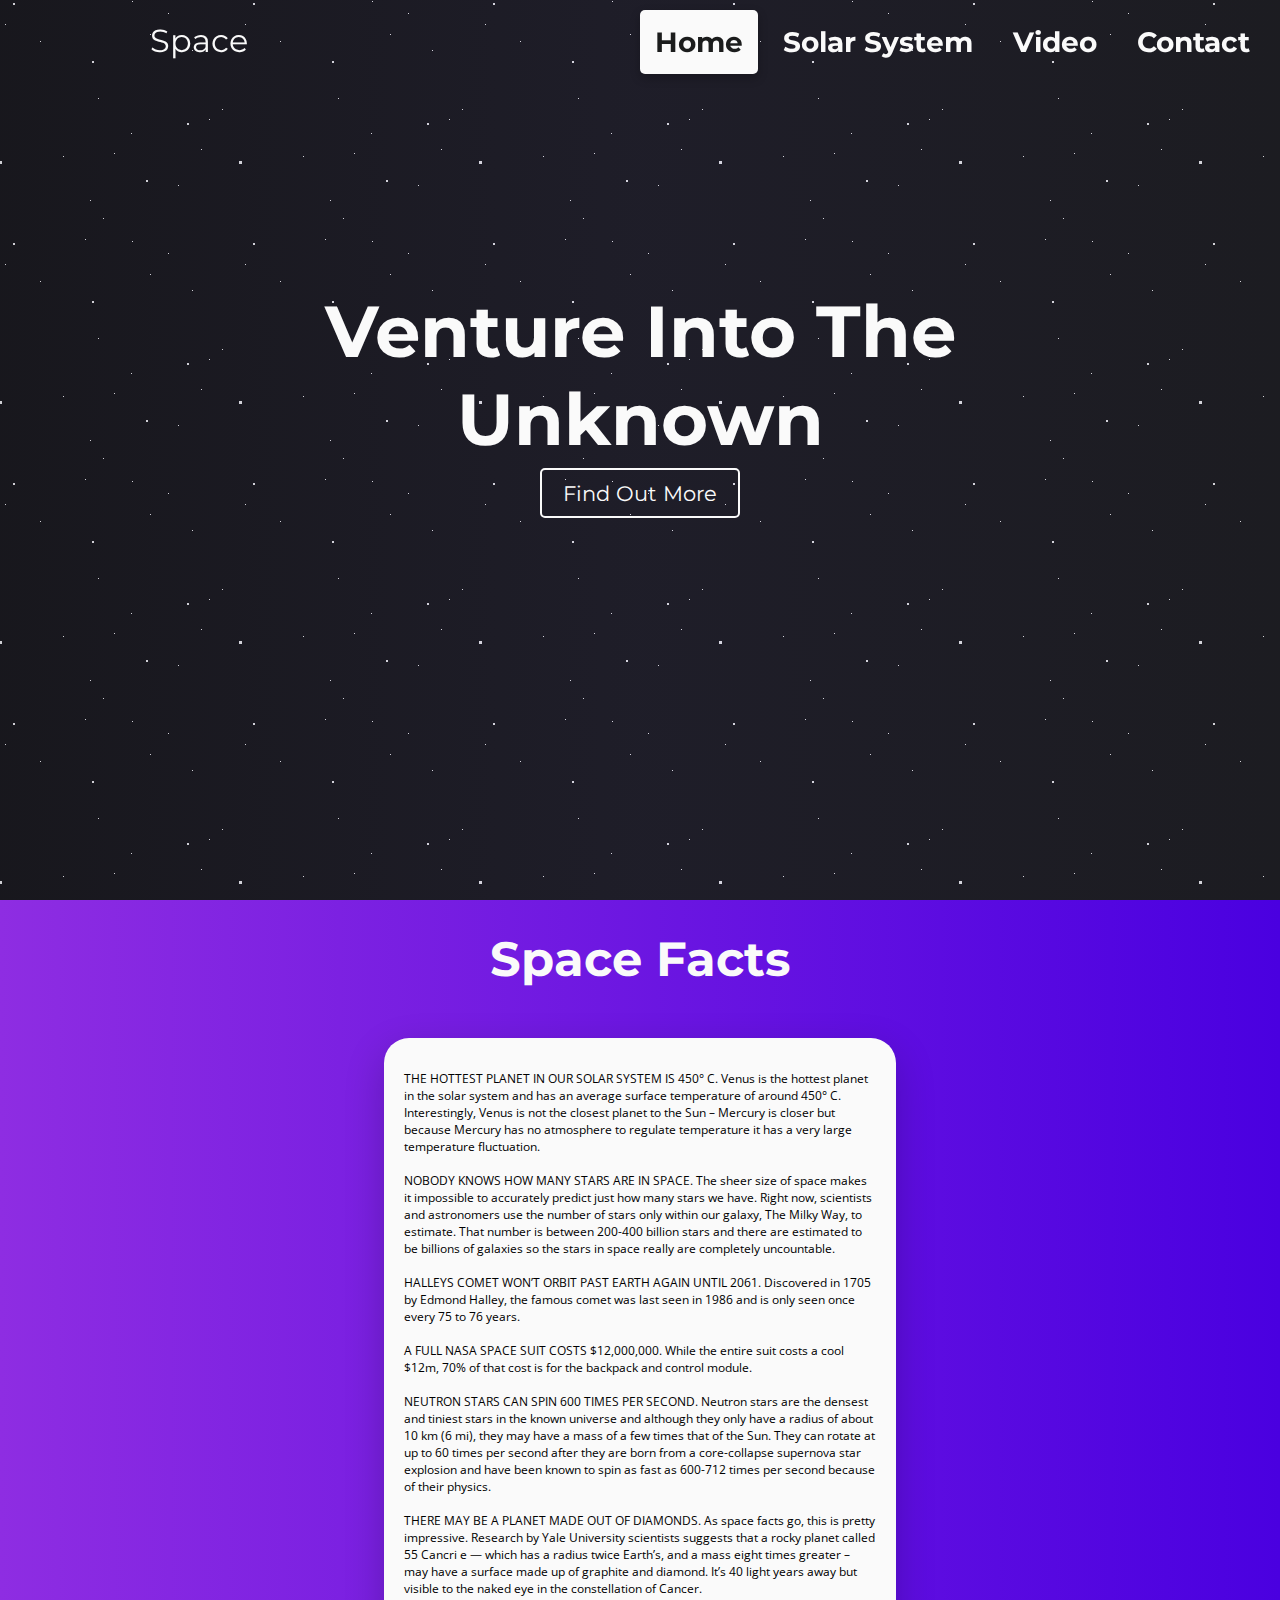
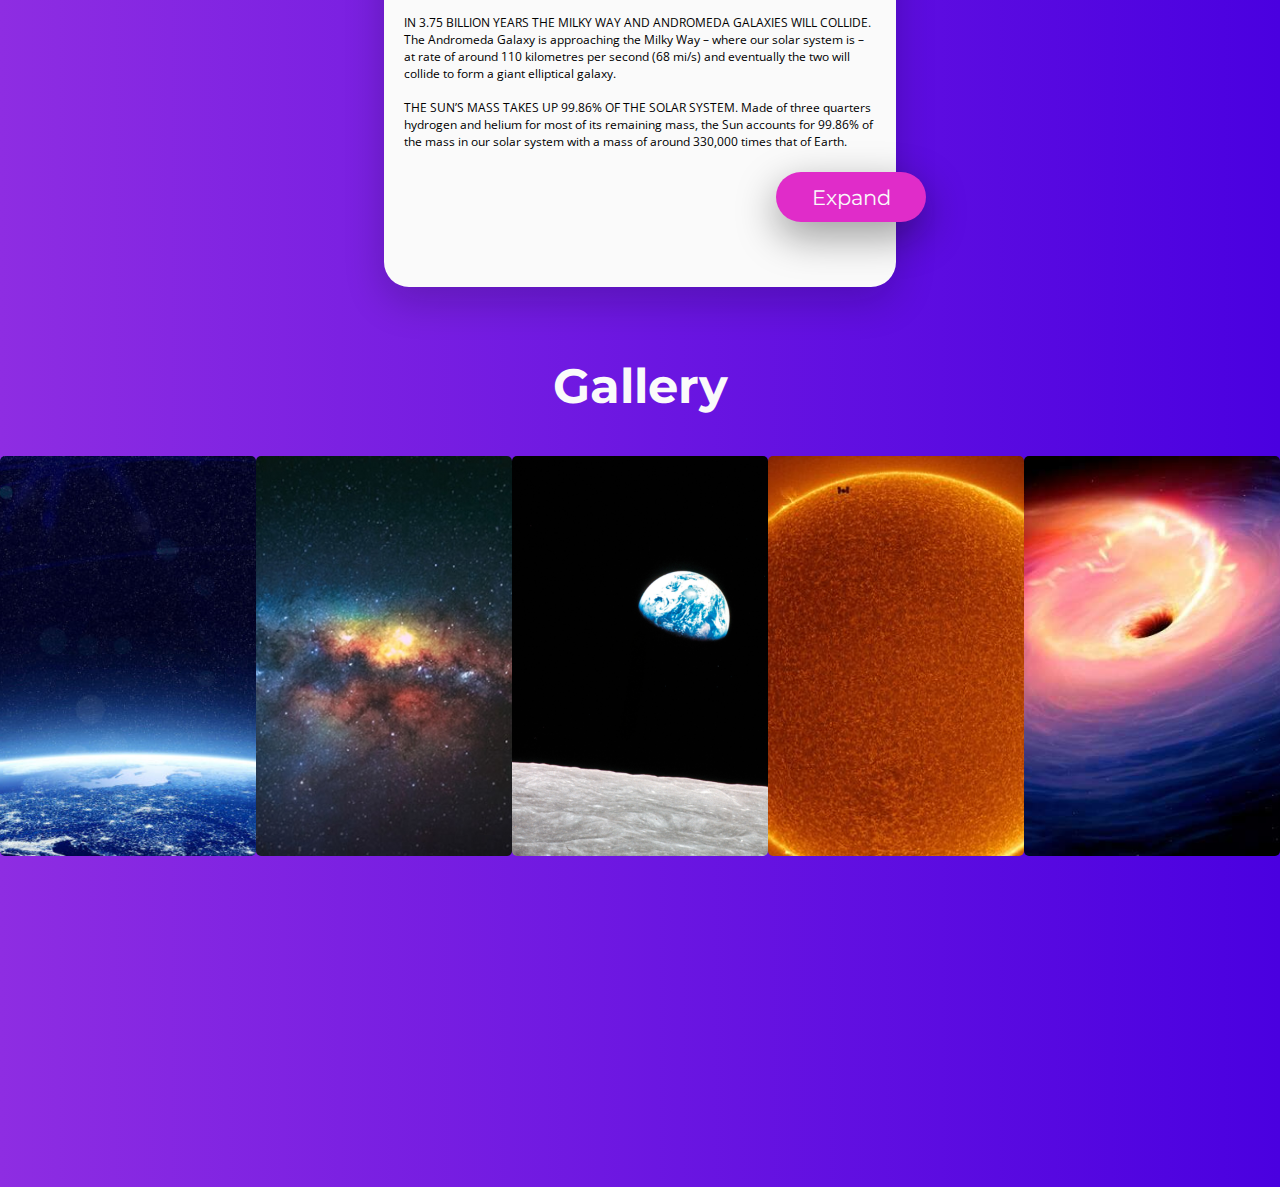
<file: index.html>
<!DOCTYPE html>
<html lang="en">
<head>
	<meta charset="UTF-8">
	<meta name="viewport" content="width=device-width, initial-scale=1.0">
	<meta http-equiv="X-UA-Compatible" content="ie=edge">
	<title>Space - Home</title>
	
	<link rel="shortcut icon" type="image/png" href="images/favicon.png"/>

	<!-- Styles -->
	<link rel="stylesheet" href="css/main.css">
	<link rel="stylesheet" href="css/index.css">
</head>
<body>
	<!-- Landing section -->
	<section class="landing">
		<header>
			<div class="title">Space</div>
			<ul>
				<li><a class="active" href="#">Home</a></li>
				<li><a href="solarsystem.html">Solar System</a></li>
				<li><a href="https://www.youtube.com/watch?v=uD4izuDMUQA" target="_blank">Video</a></li>
				<li><a href="contact.html">Contact</a></li>
			</ul>
		</header>
		<div class="landing-main">
			<h1>Venture Into The <span class="flicker">Unknown</span></h1>
			<!-- <span>By Zakariya Oulhadj</span> -->
			<div class="buttons">
				<button><a href="solarsystem.html">Find Out More</a></button>	
			</div>
		</div>

		<!-- <div class="waves">
			<svg class="waves" viewBox="0 24 150 28" preserveAspectRatio="none" shape-rendering="auto">
				<defs>
					<path id="gentle-wave" d="M-160 44c30 0 58-18 88-18s 58 18 88 18 58-18 88-18 58 18 88 18 v44h-352z" />
				</defs>
				<g class="parallax">
					<use xlink:href="#gentle-wave" x="48" y="0" fill="rgba(	27, 28, 28,0.7)" />
					<use xlink:href="#gentle-wave" x="48" y="3" fill="rgba(	27, 28, 28,0.5)" />
					<use xlink:href="#gentle-wave" x="48" y="5" fill="rgba(	27, 28, 28,0.3)" />
					<use xlink:href="#gentle-wave" x="48" y="7" fill="rgba(	27, 28, 28,1)" />
				</g>
			</svg>
		</div> -->
		<div class="background-image"></div>
	</section>

	<!-- About section -->
	<section class="about">
		<div class="about-header">
			<h1>Space Facts</h1>
		</div>
		<div class="card">
			<p>
			THE HOTTEST PLANET IN OUR SOLAR SYSTEM IS 450° C.
			Venus is the hottest planet in the solar system and has an average surface temperature of around 450° C. Interestingly,
			Venus is not the closest planet to the Sun – Mercury is closer but because Mercury has no atmosphere to regulate
			temperature it has a very large temperature fluctuation.
			<br>
			<br>
			NOBODY KNOWS HOW MANY STARS ARE IN SPACE.
			The sheer size of space makes it impossible to accurately predict just how many stars we have. Right now, scientists and
			astronomers use the number of stars only within our galaxy, The Milky Way, to estimate. That number is between 200-400
			billion stars and there are estimated to be billions of galaxies so the stars in space really are completely
			uncountable.
			<br>
			<br>
			HALLEYS COMET WON’T ORBIT PAST EARTH AGAIN UNTIL 2061.
			Discovered in 1705 by Edmond Halley, the famous comet was last seen in 1986 and is only seen once every 75 to 76 years.
			<br>
			<br>
			A FULL NASA SPACE SUIT COSTS $12,000,000.
			While the entire suit costs a cool $12m, 70% of that cost is for the backpack and control module.
			<br>
			<br>
			NEUTRON STARS CAN SPIN 600 TIMES PER SECOND.
			Neutron stars are the densest and tiniest stars in the known universe and although they only have a radius of about 10
			km (6 mi), they may have a mass of a few times that of the Sun. They can rotate at up to 60 times per second after they
			are born from a core-collapse supernova star explosion and have been known to spin as fast as 600-712 times per second
			because of their physics.
			<br>
			<br>
			THERE MAY BE A PLANET MADE OUT OF DIAMONDS.
			As space facts go, this is pretty impressive. Research by Yale University scientists suggests that a rocky planet called
			55 Cancri e — which has a radius twice Earth’s, and a mass eight times greater – may have a surface made up of graphite
			and diamond. It’s 40 light years away but visible to the naked eye in the constellation of Cancer.
			<br>
			<br>
			IN 3.75 BILLION YEARS THE MILKY WAY AND ANDROMEDA GALAXIES WILL COLLIDE.
			The Andromeda Galaxy is approaching the Milky Way – where our solar system is – at rate of around 110 kilometres per
			second (68 mi/s) and eventually the two will collide to form a giant elliptical galaxy.
			<br>
			<br>
			THE SUN’S MASS TAKES UP 99.86% OF THE SOLAR SYSTEM.
			Made of three quarters hydrogen and helium for most of its remaining mass, the Sun accounts for 99.86% of the mass in
			our solar system with a mass of around 330,000 times that of Earth.
		</p>
			<button class="expand"><a>Expand</a></button>
			<button class="collapse"><a>Collapse</a></button>
		</div>
	</section>

	<!-- Slider section -->
	<div class="slider">
		<div class="slider-header">
			<h1>Gallery</h1>
		</div>
		<div class="cards">
			<!-- <button class="previous"><i class="fas fa-arrow-left fa-2x"></i></button> -->
			<div class="items item1"></div>
			<div class="items item2"></div>
			<div class="items item3"></div>
			<div class="items item4"></div>
			<div class="items item5"></div>
			<!-- <button class="next"><i class="fas fa-arrow-right fa-2x"></i></button> -->
		</div>
		<iframe width="560" height="315" src="https://www.youtube-nocookie.com/embed/VymuQC0o7yQ" frameborder="0"
			allow="accelerometer; autoplay; encrypted-media; gyroscope; picture-in-picture" allowfullscreen></iframe>
	</div>

	<!-- Javascript files -->
	<script type="text/javascript" src="https://cdnjs.cloudflare.com/ajax/libs/jquery/3.4.1/jquery.min.js"></script>
	<script type="text/javascript" src="js/main.js"></script>
</body>
</html>
</file>
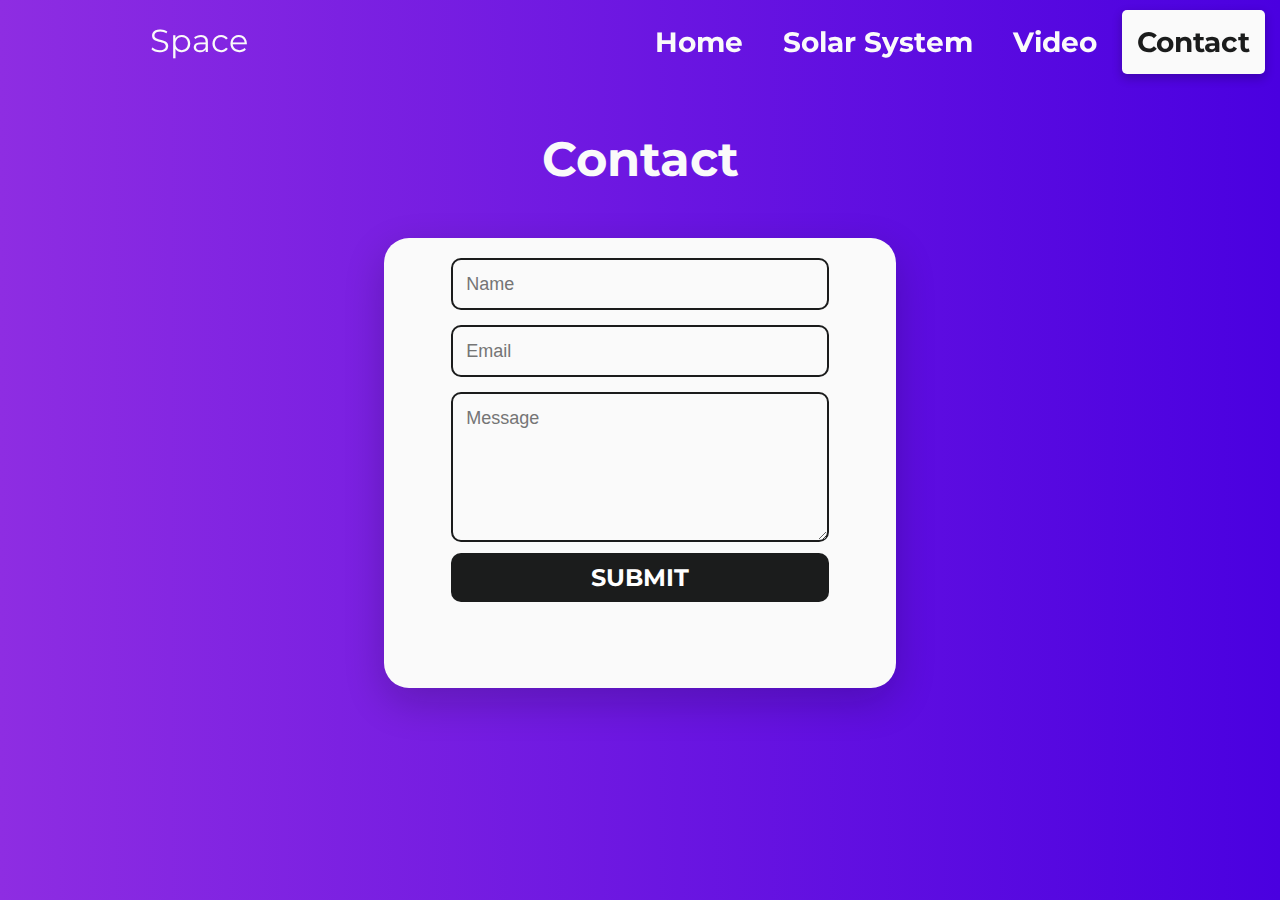
<file: contact.html>
<!DOCTYPE html>
<html lang="en">

<head>
    <meta charset="UTF-8">
    <meta name="viewport" content="width=device-width, initial-scale=1.0">
    <meta http-equiv="X-UA-Compatible" content="ie=edge">
    <title>Space - Universe</title>

    <link rel="shortcut icon" type="image/png" href="images/favicon.png" />

    <!-- Styles -->
    <link rel="stylesheet" href="css/main.css">
    <link rel="stylesheet" href="css/index.css">
    <link rel="stylesheet" href="css/contact.css">
</head>

<body>
    <header>
        <div class="title">Space</div>
        <ul>
            <li><a href="index.html">Home</a></li>
            <li><a href="solarsystem.html">Solar System</a></li>
            <li><a href="https://www.youtube.com/watch?v=uD4izuDMUQA" target="_blank">Video</a></li>
            <li><a class="active" href="#">Contact</a></li>
        </ul>
    </header>

    <!-- Contact section -->
    <section style="padding-top: 100px; padding-bottom: 100px;" class="about">
        <div class="about-header">
            <h1>Contact</h1>
        </div>
        <div class="card">
            <form name="form" onsubmit="return FormValidation()">
                <input name="name" type="text" class="feedback-input" placeholder="Name" />
                <input name="email" type="text" class="feedback-input" placeholder="Email" />
                <textarea name="message" class="feedback-input" placeholder="Message"></textarea>
                <input type="submit" value="SUBMIT" />
            </form>
        </div>
    </section>

    <!-- Javascript files -->
    <script type="text/javascript" src="https://cdnjs.cloudflare.com/ajax/libs/jquery/3.4.1/jquery.min.js"></script>
    <script type="text/javascript" src="js/main.js"></script>
</body>
</html>
</file>
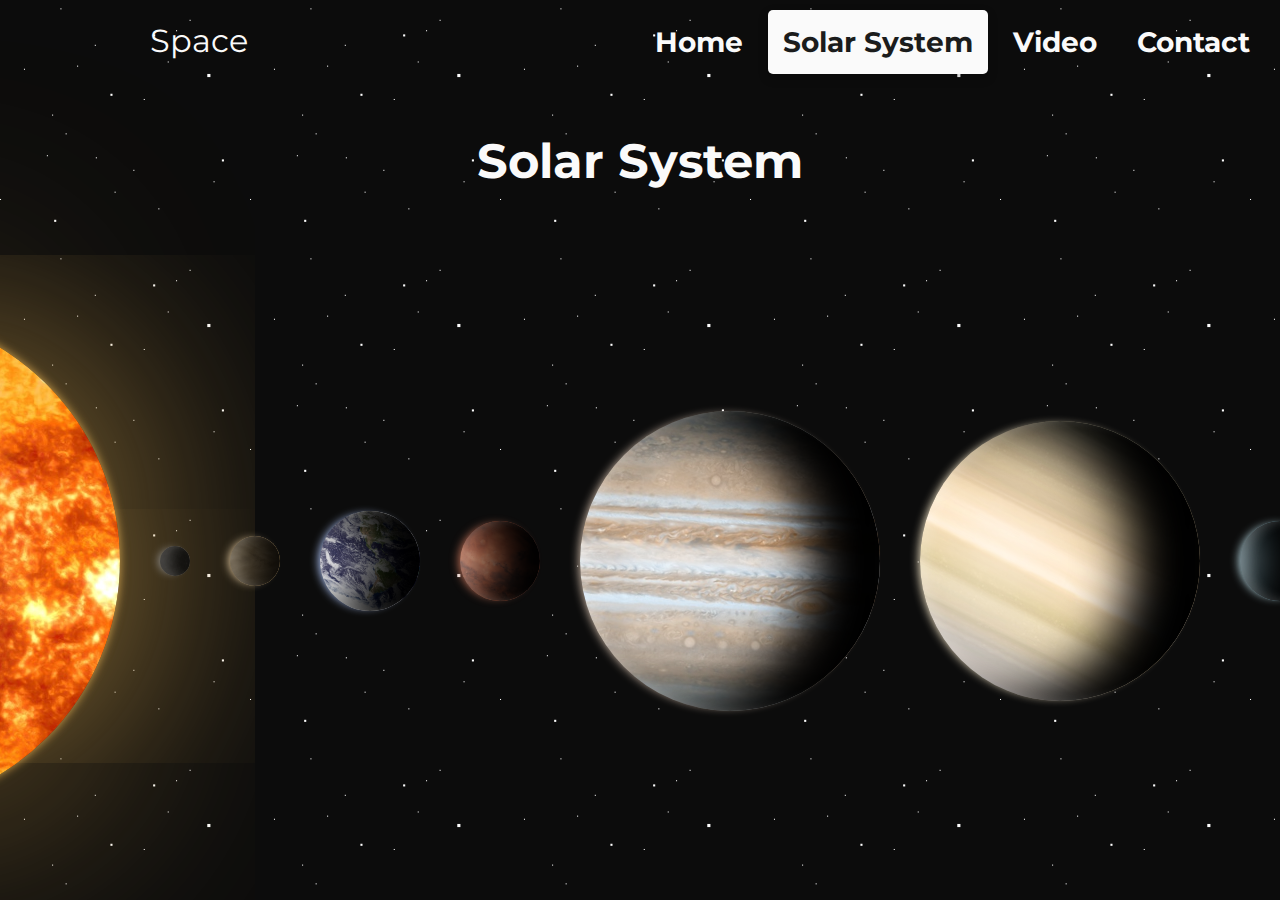
<file: solarsystem.html>
<!DOCTYPE html>
<html lang="en">
<head>
    <meta charset="UTF-8">
    <meta name="viewport" content="width=device-width, initial-scale=1.0">
    <meta http-equiv="X-UA-Compatible" content="ie=edge">
    <title>Space - Solar System</title>

    <link rel="stylesheet" href="css/main.css">
    <link rel="stylesheet" href="css/solarsystem.css">
</head>
<body>
    <header>
        <div class="title">Space</div>
        <ul>
            <li><a href="index.html">Home</a></li>
            <li><a class="active" href="#">Solar System</a></li>
            <li><a href="https://www.youtube.com/watch?v=uD4izuDMUQA" target="_blank">Video</a></li>
            <li><a href="contact.html">Contact</a></li>
        </ul>
    </header>
    <div class="solar-system">
        <div class="title">
            <h1>Solar System</h1>
        </div>
        <div class="planets">
            <!-- Sun -->
            <div class="sun" title="Click me to find out more">
                <div class="panel__planet">
                    <a class="button" href="#popup">
                        <div class="planet__atmosphere">
                            <div class="planet__surface"></div>
                        </div>
                    </a>
                </div>
            </div>
            <div class="popup" id="popup">
                <div class="popup-inner">
                    <div class="popup__photo">
                        <img src="images/solarsystem/sun.jpg">
                    </div>
                    <div class="popup__text">
                        <h1>Sun</h1>
                        <p>The Sun, or Sol, is the star at the center of the Solar System. 
                            It is a nearly perfect sphere of hot plasma, with internal convective 
                            motion that generates a magnetic field via a dynamo process. It is by far the most important source 
                            of energy for life on Earth.
                        </p>
                    </div>
                    <a class="popup__close" href="#">X</a>
                </div>
            </div>

            <!-- Mercury -->
            <div class="mercury" title="Click me to find out more">
                <div class="panel__planet">
                    <a class="button" href="#popup1">
                        <div class="planet__atmosphere">
                            <div class="planet__surface"></div>
                        </div>
                    </a>
                </div>
            </div>
            <div class="popup" id="popup1">
                <div class="popup-inner">
                    <div class="popup__photo">
                        <img src="images/solarsystem/mercury2.jpg" alt="">
                    </div>
                    <div class="popup__text">
                        <h1>Mercury</h1>
                        <p>The closest planet to the sun. It circles the sun faster than all the other planets, 
                            which is why Romans named it after their swift-footed messenger god.
                        </p>
                    </div>
                    <a class="popup__close" href="#">X</a>
                </div>
            </div>    
            
            <!-- Venus -->
            <div class="venus" title="Click me to find out more">
                <div class="panel__planet">
                    <a href="#popup2">
                        <div class="planet__atmosphere">
                            <div class="planet__surface"></div>
                        </div>
                    </a>
                </div>
            </div>
            <div class="popup" id="popup2">
                <div class="popup-inner">
                    <div class="popup__photo">
                        <img src="images/solarsystem/venus2.jpg" alt="">
                    </div>
                    <div class="popup__text">
                        <h1>Venus</h1>
                        <p>Named for the Roman goddess of love and beauty. In ancient times, 
                            Venus was often thought to be two different stars, the evening star 
                            and the morning star..
                        </p>
                    </div>
                    <a class="popup__close" href="#">X</a>
                </div>
            </div>

            <!-- Earth -->
            <div class="earth" title="Click me to find out more">
                <div class="panel__planet">
                    <a href="#popup3">
                        <div class="planet__atmosphere">
                            <div class="planet__surface"></div>
                        </div>
                    </a>
                </div>
            </div>
            <div class="popup" id="popup3">
                <div class="popup-inner">
                    <div class="popup__photo">
                        <img src="images/solarsystem/earth.jpg" alt="">
                    </div>
                    <div class="popup__text">
                        <h1>Earth</h1>
                        <p>Earth, our home. It is the only planet known to have an atmosphere 
                            containing free oxygen, oceans of liquid water on its surface, and, of course, life.
                        </p>
                    </div>
                    <a class="popup__close" href="#">X</a>
                </div>
            </div>

            <!-- Mars -->
            <div class="mars" title="Click me to find out more">
                <div class="panel__planet">
                    <a href="#popup4">
                        <div class="planet__atmosphere">
                            <div class="planet__surface"></div>
                        </div>
                    </a>
                </div>
            </div>
            <div class="popup" id="popup4">
                <div class="popup-inner">
                    <div class="popup__photo">
                        <img src="images/solarsystem/mars.jpg" alt="">
                    </div>
                    <div class="popup__text">
                        <h1>Mars</h1>
                        <p>Fourth planet from the Sun and the second smallest planet in the solar systm. 
                            Named after the Roman god of war often described as the “Red Planet”.
                        </p>
                    </div>
                    <a class="popup__close" href="#">X</a>
                </div>
            </div>

            <!-- Jupiter -->
            <div class="jupiter" title="Click me to find out more">
                <div class="panel__planet">
                    <a href="#popup5">
                        <div class="planet__atmosphere">
                            <div class="planet__surface"></div>
                        </div>
                    </a>
                </div>
            </div>
            <div class="popup" id="popup5">
                <div class="popup-inner">
                    <div class="popup__photo">
                        <img src="images/solarsystem/jupiter.jpg" alt="">
                    </div>
                    <div class="popup__text">
                        <h1>Jupiter</h1>
                        <p>Jupiter is the largest planet in the solar systm. 
                            Fittingly, it was named after the king of the gods in Roman mythology.
                        </p>
                    </div>
                    <a class="popup__close" href="#">X</a>
                </div>
            </div>

            <!-- Saturn -->
            <div class="panel panel--saturn" title="Click me to find out more">
                <div class="panel__planet">
                    <a href="#popup6">
                        <div class="planet__atmosphere">
                            <div class="planet__surface"></div>
                        </div>
                    </a>
                </div>
            </div>
            <div class="popup" id="popup6">
                <div class="popup-inner">
                    <div class="popup__photo">
                        <img src="images/solarsystem/saturn.jpg" alt="">
                    </div>
                    <div class="popup__text">
                        <h1>Saturn</h1>
                        <p>Saturn is the sixth planet from the sun and the second largest planet in the solar systm. 
                            Saturn was the Roman name for Cronus, the lord of the Titans.
                        </p>
                    </div>
                    <a class="popup__close" href="#">X</a>
                </div>
            </div>

            <!-- Uranus -->
            <div class="panel panel--uranus" title="Click me to find out more">
                <div class="panel__planet">
                    <a href="#popup7">
                        <div class="planet__atmosphere">
                            <div class="planet__surface"></div>
                        </div>
                    </a>
                </div>
            </div>
            <div class="popup" id="popup7">
                <div class="popup-inner">
                    <div class="popup__photo">
                        <img src="images/solarsystem/uranus2.jpg" alt="">
                    </div>
                    <div class="popup__text">
                        <h1>Uranus</h1>
                        <p>The first planet to be discovered by scientists. 
                            The planet is notable for its dramatic tilt, which causes its axis to point nearly directly at the sun.
                        </p>
                    </div>
                    <a class="popup__close" href="#">X</a>
                </div>
            </div>

            <!-- Neptune -->
            <div class="panel panel--neptune" title="Click me to find out more">
                <div class="panel__planet">
                    <a href="#popup8">
                        <div class="planet__atmosphere">
                            <div class="planet__surface"></div>
                        </div>
                    </a>
                </div>
            </div>
            <div class="popup" id="popup8">
                <div class="popup-inner">
                    <div class="popup__photo">
                        <img src="images/solarsystem/neptune.jpg" alt="">
                    </div>
                    <div class="popup__text">
                        <h1>Neptune</h1>
                        <p>Neptune is the eighth and farthest known planet from the Sun in the Solar System. 
                            In the Solar System, it is the fourth-largest planet by diameter, 
                            the third-most-massive planet, and the densest giant planet. Neptune is 17 times 
                            the mass of Earth, slightly more massive than its near-twin Uranus.
                        </p>
                    </div>
                    <a class="popup__close" href="#">X</a>
                </div>
            </div>
        </div>
    </div>

    <!-- Javascript files -->
    <script type="text/javascript" src="https://cdnjs.cloudflare.com/ajax/libs/jquery/3.4.1/jquery.min.js"></script>
    <script type="text/javascript" src="js/main.js"></script>
</body>
</html>
</file>
<file: css/main.css>
@import url('https://fonts.googleapis.com/css?family=Montserrat&display=swap');
@import url('https://fonts.googleapis.com/css?family=Open+Sans&display=swap');

* {
    font-family: 'Montserrat', sans-serif;
    box-sizing: border-box;
}

body {
	overflow-x: hidden;
    margin: 0;
	padding: 0;
	/* background-color: #1a1a1a; */
	background: linear-gradient(to right, #8e2de2, #4a00e0);
}

/* Navigation bar */
header {
	display: flex;
	font-size: 32px;
	width: 100%;
	height: 80px;
	background-color: transparent;
	justify-content: space-between;
	align-items: center;
	position: fixed;
	z-index: 1;
}

header .title {
	justify-content: flex-start;
	color: #fafafa;
	padding-left: 150px;
}

header ul {
	padding-right: 10px;
}

header ul li {
	float: left;
	list-style-type: none;
	padding: 5px;
}

header ul li a {
	font-size: 28px;
	color: #fafafa;
	text-decoration: none;
	padding: 15px;
	font-weight: bold;
	text-align: center;
	transition: .2s;
}

header ul li a:hover {
	transition: .2s;
	background-color: #fafafa;
	color: #1b1c1c;
	border-radius: 5px;
	box-shadow: 0px 4px 10px 1px rgba(0, 0, 0, 0.2);
}

header ul li .active {
	transition: .2s;
	background-color: #fafafa;
	color: #1b1c1c;
	border-radius: 5px;
	box-shadow: 0px 4px 10px 1px rgba(0, 0, 0, 0.2);
}
</file>
<file: css/index.css>
/* Landing section */
.landing {
	display: flex;
	position: relative;
	width: 100%;
	height: 100vh;
}

.landing:before {
	content: '';
	position: absolute;
	top: 0;
	right: 0;
	bottom: 0;
	left: 0;
	background: linear-gradient(to right, #0f0c29, #302b63, #24243e);
	opacity: .20;
}

.landing-main {
	display: inline-flex;
	flex-direction: column;
	position: absolute;
	left: 50%;
	top: 45%;
	transform: translate(-50%,-50%);
}

.landing-main h1 {
	font-size: 72px;
	color: #fafafa;
	margin: 0;
    text-align: center;

}

.flicker {
    -webkit-animation-name: flicker;
    -webkit-animation-timing-function: linear;
    -webkit-animation-iteration-count: infinite;
    -webkit-animation-duration: 2.5s; 
    -webkit-transform-style: preserve-3d;
}

@-webkit-keyframes flicker {
    0%  { opacity: 1; }
    20% { opacity: 0; }
    35% { opacity: 1; }
    45% { opacity: .5; }
    70%, 90% { opacity: 1; }
    100% { opacity: 1;}
}

.landing-main span {
    align-self: flex-end;
    color: #fafafa;
    font-weight: bold;
}

.landing-main .buttons {
	align-self: center;
}

.landing-main .buttons button {
	color: #fafafa;
	font-size: 21px;
	width: 200px;
	height: 50px;
	background: transparent;
	border: 2px solid #fafafa;
	border-radius: 5px;
	transition: .2s;
	margin: 5px;
	outline: none;
}

.landing-main .buttons button:hover {
	transition: .2s;
	background: white;
	color: #1b1c1c;
	cursor: pointer;
	box-shadow: 0px 4px 10px 1px rgba(0, 0, 0, 0.2);
}

.landing-main .buttons button a {
	text-decoration: none;
	color: inherit;
}

.background-image {
	width: 100%;
	height: 100%;
	overflow: hidden;
	/* position: absolute; */
	background-image: url("../images/background.svg");
	animation: zoom 10s infinite;
	backface-visibility: visible;
	background-position: center;
  	background-size: cover;
	background-size: 240px;
	z-index: -1;
	background-color: #1a1a1a;
}

@keyframes zoom {
	0% {
		transform: scale(1.0);
	}
	50% {
		transform: scale(1.1);
	}
	100% {
		transform: scale(1.0);
	}
}

.waves {
	position: absolute;
	width: 100%;
	height:15vh;
	min-height:100px;
	max-height:150px;
	align-self: flex-end;
	
}

.parallax > use {
	animation: move-forever 25s cubic-bezier(.55,.5,.45,.5) infinite;
}

.parallax > use:nth-child(1) {
	animation-delay: -2s;
	animation-duration: 7s;
}

.parallax > use:nth-child(2) {
	animation-delay: -3s;
	animation-duration: 10s;
}

.parallax > use:nth-child(3) {
	animation-delay: -4s;
	animation-duration: 13s;
}
.parallax > use:nth-child(4) {
	animation-delay: -5s;
	animation-duration: 20s;
}

@keyframes move-forever {
	0% {
		transform: translate3d(-90px,0,0);
	}
	100% { 
		transform: translate3d(85px,0,0);
	}
}

/* About section */
.about {
	display: flex;
	justify-content: center;
	align-items: center;
	flex-direction: column;
	width: 100%;
	/* background: linear-gradient(to right, #667db6, #0082c8, #0082c8, #667db6); */
	background: inherit;
}

.card .about-header {
	display: flex;
	justify-content: center;
	align-items: center;
	margin: 0;
	width: 100%;
	height: 100px;
	margin-top: -50px;
}

.about .about-header h1 {
	font-size: 48px;
	text-align: center;
	padding-top: 30px;
	color: #fafafa;
	margin: 0;
	padding: 0;
	margin-top: 30px;
}

.about .card  {
	display: flex;
	align-self: center;
	justify-content: space-between;
	flex-direction: column;
	align-items: center;
	padding: 20px;
	margin-top: 50px;
	width: 40%;
	min-height: 450px;
	background-color: #fafafa;
	border-radius: 25px;
	box-shadow: 0px 14px 40px rgba(11, 11, 11, 0.2);
	transition: 1s;
}

.about .card p {
	font-size: 12px;
	font-family: 'Open Sans';
}

.about .card button {
	align-self: flex-end;
	color: #fafafa;
	font-size: 21px;
	width: 150px;
	height: 50px;
	background-color: #E02CC9;
	border: none;
	border-radius: 50px;
	transition: .2s;
	outline: none;
	box-shadow: 0px 14px 40px rgba(11, 11, 11, 0.4);
	margin-right: -50px;
	margin-bottom: 45px;
	margin-top: 10px;
}

.about .card  button:hover {
	transform: scale(1.1);
	transition: .5s;
	cursor: pointer;
}

.about .card  button a {
    text-decoration: none;
    color: #fafafa;
}

.about .card-expanded {
	display: flex;
	align-self: center;
	justify-content: space-between;
	flex-direction: column;
	align-items: center;
	padding: 20px;
	margin-top: 50px;
	width: 70%;
	min-height: 450px;
	background-color: #fafafa;
	border-radius: 25px;
	box-shadow: 0px 14px 40px rgba(11, 11, 11, 0.2);
	transition: 1s;
}

.expand {
	display: block;
	transition: 1.0s;
}

.collapse {
	display: none;
	transition: 1.0s;
}

/* Slider section */
.slider {
	display: flex;
	flex-direction: column;
	width: 100%;
	height: 900px;
	padding-top: 50px;
	/* background: linear-gradient(to right, #667db6, #0082c8, #0082c8, #667db6); */
}

.slider .slider-header {
	display: flex;
	justify-content: center;
	align-items: center;
	margin: 0;
	width: 100%;
	height: 100px;
}

.slider .slider-header h1 {
	font-size: 48px;
	text-align: center;
	padding-top: 30px;
	color: #fafafa;
	margin: 0;
	padding: 0;
}

.slider .cards {
	display: flex;
	width: 100%;
	height: 450px;
	align-items: center;
	justify-content: space-evenly;
}

.slider .cards button {
	height: 50px;
	width: 50px;
	border-radius: 100%;
	/* border: 1px solid #1b1c1c; */
	border: none;
	background-color: #fafafa;
	transition: .5s;
	box-shadow: 0px 4px 10px 1px rgba(0, 0, 0, 0.2);
	outline: none;
}

.slider .cards button:hover {
	transform: scale(1.2);
	transition: .5s;
	cursor: pointer;
}

.slider .cards .items {
	display: flex;
	justify-content: center;
	width: 300px;
	height: 400px;
	border-radius: 5px;
	transition: .5s;
	overflow: hidden;
}

.slider .cards .items:hover {
	box-shadow: 0px 4px 10px 1px rgba(0, 0, 0, 0.2);
	transition: .5s;
	transform: scale(1.1);
	cursor: pointer;
}

.slider .cards .items div {
	padding: 10px;
	text-align: center;
	color: #1b1c1c;
	/* background-color: #1b1c1c; */
	width: inherit;
	height: 30px;
	font-size: 28px;
}

.slider .cards .item1 {
	background: url("../images/item1-background.jpg") center center no-repeat;
	background-size: cover;
}

.slider .cards .item2 {
	background: url("../images/item2-background.jpg") center center no-repeat;
	background-size: cover;
}

.slider .cards .item3 {
	background: url("../images/item3-background.jpg") center center no-repeat;
	background-size: cover;
}

.slider .cards .item4 {
	background: url("../images/item4-background.jpg") center center no-repeat;
	background-size: cover;
}

.slider .cards .item5 {
	background: url("../images/item5-background.jpg") center center no-repeat;
	background-size: cover;
}

.slider iframe {
	align-self: center;
	padding: 20px;
}
</file>
<file: css/contact.css>
form {
    display: flex;
    align-items: center;
    justify-content: center;
    flex-direction: column;
    width: 80%;
}
.feedback-input {
    color: #1b1c1c;
    font-family: Helvetica, Arial, sans-serif;
    font-weight:500;
    font-size: 18px;
    border-radius: 10px;
    line-height: 22px;
    background-color: transparent;
    border:2px solid #1b1c1c;
    transition: all 0.3s;
    padding: 13px;
    margin-bottom: 15px;
    width:100%;
    box-sizing: border-box;
    outline:0;
    /* width: 100%; */
}

.feedback-input:focus { border:2px solid #000; }

textarea {
    height: 150px;
    line-height: 150%;
    resize:vertical;
}

[type="submit"] {
    font-family: 'Montserrat', Arial, Helvetica, sans-serif;
    width: 100%;
    background:#1b1c1c;
    border-radius: 10px;
    border:0;
    cursor:pointer;
    color:white;
    font-size:24px;
    padding-top:10px;
    padding-bottom:10px;
    transition: all 0.3s;
    margin-top:-4px;
    font-weight:700;
}

[type="submit"]:hover { background:#000; }

img {
    width: 100%;
    /* height: 300px; */
    margin-top: 20px;
    margin-bottom: 20px;
    border-radius: 10px;
    border: 1px solid #1b1c1c;
    transition: 0.5s;
}

img:hover {
    transition: 0.5s;
    border: 3px solid #1b1c1c;
}
</file>
<file: css/solarsystem.css>
/************************************************/
/* Solar System */
/************************************************/
.solar-system {
	display: flex;
	flex-direction: column;
	width: 100%;
    height: 100vh;
    justify-items: center;
	align-items: center;
	overflow: hidden;
    position: fixed;
    padding-top: 100px;
	background-color: #0c0c0c;
	background-image: url("../images/background.svg");
	background-size: 250px;
}

.solar-system .title {
    color: #fafafa;
    font-size: 1.5em;
}

:root {
	--sun-tilt: rotate(0deg);
	--sun-day: 600;
	--sun-color: #cc9f4c;
	--mercury-tilt: rotate(0.034deg);
	--mercury-day: 1407.6;
	--mercury-color: #999999;
	--venus-image: url("../images/solarsystem/venus2.jpg");
	--venus-tilt: rotate(177.3deg);
	--venus-day: 5832.5;
	--venus-color: #e8cda2;
	--earth-image: url("../images/solarsystem/earth.jpg");
	--earth-tilt: rotate(23.26deg);
	--earth-day: 23.9;
	--earth-color: #b3caff;
	--mars-image: url("../images/solarsystem/mars.jpg");
	--mars-tilt: rotate(25.2deg);
	--mars-day: 24.6;
	--mars-color: #c07158;
	--jupiter-image: url("../images/solarsystem/jupiter.jpg");
	--jupiter-tilt: rotate(3.1deg);
	--jupiter-day: 9.9;
	--jupiter-color: #c9b5a4;
	--saturn-image: url("../images/solarsystem/saturn.jpg");
	--saturn-tilt: rotate(26.7deg);
	--saturn-day: 10.7;
	--saturn-color: #f0e2c4;
	--uranus-image: url("../images/solarsystem/uranus2.jpg");
	--uranus-tilt: rotate(97.8deg);
	--uranus-day: 17.2;
	--uranus-color: #b8d8e1;
	--neptune-image: url("../images/solarsystem/neptune.jpg");
	--neptune-tilt: rotate(28.3deg);
	--neptune-day: 16.1;
	--neptune-color: #5e73bb;
}

@keyframes planetRotate {
	0% {
		background-position: 0% center;
	}

	100% {
		background-position: -200% center;
	}
}

.planets {
	display: flex;
    flex-direction: row;
    justify-content: space-between;
	align-items: center;
    position: relative;
    width: inherit;
    height: inherit;
}

.planets > div {
    padding: 20px;
	transition: 1.0s;
}

.planets > div:hover {
	cursor: pointer;
	transform: scale(1.2);
	transition: 1.0s;
}

.planets > div:nth-child(1) {
    margin-left: -400px;
}

.sun .planet__atmosphere {
	height: 500px;
	width: 500px;
	box-shadow: inset 10px 0px 12px -2px rgba(255, 255, 255, 0.2), inset -70px 0px 50px 0px black, -5px 0px 10px -4px var(--sun-color);
    box-shadow: 0px 0px 10px 0px var(--sun-color), 0px 0px 1000px -2px var(--sun-color);
}

.sun .planet__surface {
	background-image: url("../images/solarsystem/sun.jpg");
	transform: var(--sun-tilt) scale(1.2);
	animation: planetRotate calc(var(--sun-day)*.5s) linear infinite;
}

.sun .panel__planet::before {
	transform: var(--sun-tilt) scale(1.2);
	border-color: var(--sun-color);
	color: var(--sun-color);
}

.mercury .planet__atmosphere {
	height: 30px;
	width: 30px;
	box-shadow: inset 10px 0px 12px -2px rgba(255, 255, 255, 0.2), inset -10px 0px 50px 0px black, -5px 0px 10px -4px var(--mercury-color);
}

.mercury .planet__surface {
	background-image: url("../images/solarsystem/mercury2.jpg");;
	transform: var(--mercury-tilt) scale(1.2);
	animation: planetRotate calc(var(--mercury-day)*.5s) linear infinite;
}

.mercury .panel__planet::before {
	transform: var(--mercury-tilt) scale(1.2);
	border-color: var(--mercury-color);
	color: var(--mercury-color);
}

.venus .planet__atmosphere {
    width: 50px;
	height: 50px;
	box-shadow: inset 10px 0px 12px -2px rgba(255, 255, 255, 0.2), inset -30px 0px 50px 0px black, -5px 0px 10px -4px var(--venus-color);
}

.venus .planet__surface {
	background-image: var(--venus-image);
	transform: var(--venus-tilt) scale(1.2);
	animation: planetRotate calc(var(--venus-day)*.5s) linear infinite;
}

.venus .panel__planet::before {
	transform: var(--venus-tilt) scale(1.2);
	border-color: var(--venus-color);
	color: var(--venus-color);
}

.earth .planet__atmosphere {
	width: 100px;
	height: 100px;
	box-shadow: inset 10px 0px 12px -2px rgba(255, 255, 255, 0.2), inset -50px 0px 50px 0px black, -5px 0px 10px -4px var(--earth-color);
}

.earth .planet__surface {
	background-image: var(--earth-image);
	transform: var(--earth-tilt) scale(1.2);
	animation: planetRotate calc(var(--earth-day)*.5s) linear infinite;
}

.earth .panel__planet::before {
	transform: var(--earth-tilt) scale(1.2);
	border-color: var(--earth-color);
	color: var(--earth-color);
}

.mars .planet__atmosphere {
    width: 80px;
	height: 80px;
	box-shadow: inset 10px 0px 12px -2px rgba(255, 255, 255, 0.2), inset -45px 0px 50px 0px black, -5px 0px 10px -4px var(--mars-color);
}

.mars .planet__surface {
	background-image: var(--mars-image);
	transform: var(--mars-tilt) scale(1.2);
	animation: planetRotate calc(var(--mars-day)*.5s) linear infinite;
}

.mars .panel__planet::before {
	transform: var(--mars-tilt) scale(1.2);
	border-color: var(--mars-color);
	color: var(--mars-color);
}


.jupiter .planet__atmosphere {
    width: 300px;
	height: 300px;
	box-shadow: inset 10px 0px 12px -2px rgba(255, 255, 255, 0.2), inset -70px 0px 50px 0px black, -5px 0px 10px -4px var(--jupiter-color);
}

.jupiter .planet__surface {
	background-image: var(--jupiter-image);
	transform: var(--jupiter-tilt) scale(1.2);
	animation: planetRotate calc(var(--jupiter-day)*5.0s) linear infinite;
}

.jupiter .panel__planet::before {
	transform: var(--jupiter-tilt) scale(1.2);
	border-color: var(--jupiter-color);
	color: var(--jupiter-color);
}


.panel--saturn .planet__atmosphere {
    width: 280px;
	height: 280px;
	box-shadow: inset 10px 0px 12px -2px rgba(255, 255, 255, 0.2), inset -70px 0px 50px 0px black, -5px 0px 10px -4px var(--saturn-color);
}

.panel--saturn .planet__surface {
	background-image: var(--saturn-image);
	transform: var(--saturn-tilt) scale(1.2);
	animation: planetRotate calc(var(--saturn-day)*3.0s) linear infinite;
}

.panel--saturn .panel__planet::before {
	transform: var(--saturn-tilt) scale(1.2);
	border-color: var(--saturn-color);
	color: var(--saturn-color);
}

.panel--uranus .planet__atmosphere {
    width: 80px;
	height: 80px;
	box-shadow: inset 10px 0px 12px -2px rgba(255, 255, 255, 0.2), inset -70px 0px 50px 0px black, -5px 0px 10px -4px var(--uranus-color);
}

.panel--uranus .planet__surface {
	background-image: var(--uranus-image);
	transform: var(--uranus-tilt) scale(1.2);
	animation: planetRotate calc(var(--uranus-day)*.5s) linear infinite;
}

.panel--uranus .panel__planet::before {
	transform: var(--uranus-tilt) scale(1.2);
	border-color: var(--uranus-color);
	color: var(--uranus-color);
}

.panel--neptune .planet__atmosphere {
    width: 80px;
	height: 80px;
	box-shadow: inset 10px 0px 12px -2px rgba(255, 255, 255, 0.2), inset -70px 0px 50px 0px black, -5px 0px 10px -4px var(--neptune-color);
}

.panel--neptune .planet__surface {
	background-image: var(--neptune-image);
	transform: var(--neptune-tilt) scale(1.2);
	animation: planetRotate calc(var(--neptune-day)*.5s) linear infinite;
}

.panel--neptune .panel__planet::before {
	transform: var(--neptune-tilt) scale(1.2);
	border-color: var(--neptune-color);
	color: var(--neptune-color);
}

.planet__atmosphere {
	height: 100px;
	width: 100px;
	position: relative;
	background: radial-gradient(circle at 30% 50%, rgba(255, 255, 255, 0.3) 0%, rgba(255, 255, 255, 0) 65%);
	border-radius: 600px;
	overflow: hidden;
}

.planet__surface {
	position: absolute;
	height: 100%;
	width: 100%;
	z-index: -1;
	background-size: cover;
}

.popup {
	display: flex;
	align-items: center;
	justify-content: center;
	position: fixed;
	width: 100vw;
	height: 100vh;
	bottom: 0;
	right: 0;
	background-color: rgba(0, 0, 0, .80);
	z-index: 2;
	visibility: hidden;
	opacity: 0;
	overflow: hiden;
	transition: 0.64s ease-in-out;
}
.popup-inner {
	position: relative;
	bottom: -100vw;
	right: -100vh;
	display: flex;
	align-items: center;
	max-width: 800px;
	max-height: 600px;
	width: 60%;
	height: 80%;
	background-color: #fff;
	transform: rotate(32deg);
	transition: 0.64s ease-in-out;
}
.popup__photo {
	display: flex;
	justify-content: flex-end;
	align-items: flex-end;
	width: 40%;
	height: 100%;
	overflow: hidden;
}
.popup__photo img {
	width: auto;
	height: 100%;
}
.popup__text {
	display: flex;
	flex-direction: column;
	justify-content: center;
	width: 60%;
	height: 100%;
	padding: 4rem;
}
.popup__text h1 {
	font-size: 2rem;
	font-weight: 600;
	margin-bottom: 2rem;
	text-transform: uppercase;
	color: #0a0a0a;
}
.popup__text p {
	font-size: 0.875rem;
	color: #686868;
	line-height: 1.5;
}
.popup:target {
	visibility: visible;
	opacity: 1;
}
.popup:target .popup-inner {
	bottom: 0;
	right: 0;
	transform: rotate(0);
}
.popup__close {
	position: absolute;
	right: -1rem;
	top: -1rem;
	width: 3rem;
	height: 3rem;
	font-size: 0.875rem;
	font-weight: 300;
	border-radius: 100%;
	background-color: #0a0a0a;
	z-index: 4;
	color: #fff;
	line-height: 3rem;
	text-align: center;
	cursor: pointer;
	text-decoration: none;
}
</file>
